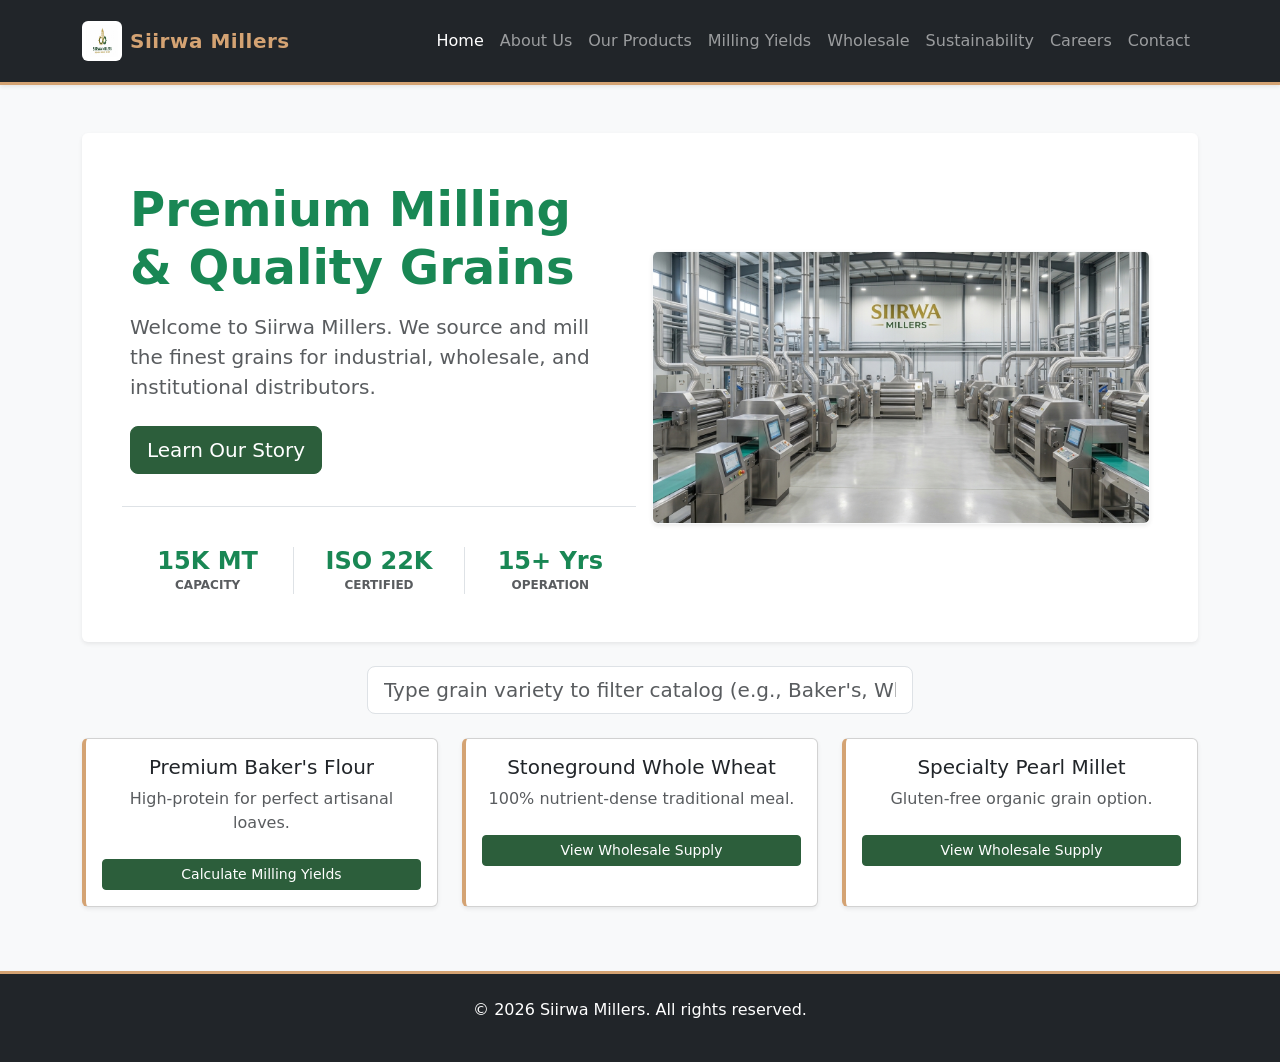
<file: index.html>
<!DOCTYPE html>
<html lang="en">
<head>
    <meta charset="UTF-8">
    <meta name="viewport" content="width=device-width, initial-scale=1.0">
    <title>Siirwa Millers - Home</title>
    <link href="https://cdn.jsdelivr.net/npm/bootstrap@5.3.0/dist/css/bootstrap.min.css" rel="stylesheet">
    <link href="style.css" rel="stylesheet">
</head>
<body class="bg-light">

    <nav class="navbar navbar-expand-lg navbar-dark bg-dark py-3 shadow-sm">
        <div class="container">
            <a class="navbar-brand d-flex align-items-center fw-bold" href="index.html">
                <img src="images/logo.png" alt="Siirwa Millers Logo" width="40" height="40" class="d-inline-block align-top me-2 rounded bg-white p-1">
                <span>Siirwa Millers</span>
            </a>
            <button class="navbar-toggler" type="button" data-bs-toggle="collapse" data-bs-target="#navbarNav">
                <span class="navbar-toggler-icon"></span>
            </button>
            <div class="collapse navbar-collapse" id="navbarNav">
               <ul class="navbar-nav ms-auto">
                    <li class="nav-item"><a class="nav-link active" href="index.html">Home</a></li>
                    <li class="nav-item"><a class="nav-link" href="About.html">About Us</a></li>
                    <li class="nav-item"><a class="nav-link" href="Products.html">Our Products</a></li>
                    <li class="nav-item"><a class="nav-link" href="Production.html">Milling Yields</a></li>
                    <li class="nav-item"><a class="nav-link" href="Wholesale.html">Wholesale</a></li>
                    <li class="nav-item"><a class="nav-link" href="Sustainability.html">Sustainability</a></li>
                    <li class="nav-item"><a class="nav-link" href="Careers.html">Careers</a></li>
                    <li class="nav-item"><a class="nav-link" href="Contact.html">Contact</a></li>
                </ul>
            </div>
        </div>
    </nav>

    <div class="container my-5">
        
        <div class="p-5 bg-white rounded shadow-sm mb-4">
            <div class="row align-items-center">
                <div class="col-lg-6 text-center text-lg-start">
                    <h1 class="display-5 fw-bold text-success">Premium Milling & Quality Grains</h1>
                    <p class="lead mt-3 text-muted">Welcome to Siirwa Millers. We source and mill the finest grains for industrial, wholesale, and institutional distributors.</p>
                    <a href="About.html" class="btn btn-success btn-lg mt-2 mb-4">Learn Our Story</a>
                    
                    <div class="row g-3 border-top pt-4 mt-2 text-center">
                        <div class="col-4">
                            <h4 class="fw-bold text-success mb-0">15K MT</h4>
                            <p class="text-muted small text-uppercase fw-semibold mb-0" style="font-size: 0.75rem;">Capacity</p>
                        </div>
                        <div class="col-4 border-start border-end">
                            <h4 class="fw-bold text-success mb-0">ISO 22K</h4>
                            <p class="text-muted small text-uppercase fw-semibold mb-0" style="font-size: 0.75rem;">Certified</p>
                        </div>
                        <div class="col-4">
                            <h4 class="fw-bold text-success mb-0">15+ Yrs</h4>
                            <p class="text-muted small text-uppercase fw-semibold mb-0" style="font-size: 0.75rem;">Operation</p>
                        </div>
                    </div>
                </div>

                <div class="col-lg-6 mt-4 mt-lg-0 text-center">
                    <img src="images/hero.png" alt="Siirwa Millers Industrial Plant Floor" class="img-fluid rounded shadow-sm border border-light">
                </div>
            </div>
        </div>

        <div class="row justify-content-center mb-4">
            <div class="col-md-6">
                <input type="text" id="grainSearch" class="form-control form-control-lg" placeholder="Type grain variety to filter catalog (e.g., Baker's, Wheat, Millet)...">
            </div>
        </div>

        <div class="row text-center" id="grainCatalog">
            <div class="col-md-4 mb-3 grain-card" data-name="bakers flour">
                <div class="card p-3 shadow-sm h-100 feature-card">
                    <h5>Premium Baker's Flour</h5>
                    <p class="text-muted">High-protein for perfect artisanal loaves.</p>
                    <a href="Production.html" class="btn btn-sm btn-success w-100 mt-2">Calculate Milling Yields</a>
                </div>
            </div>
            <div class="col-md-4 mb-3 grain-card" data-name="whole wheat">
                <div class="card p-3 shadow-sm h-100 feature-card">
                    <h5>Stoneground Whole Wheat</h5>
                    <p class="text-muted">100% nutrient-dense traditional meal.</p>
                    <a href="Wholesale.html" class="btn btn-sm btn-success w-100 mt-2">View Wholesale Supply</a>
                </div>
            </div>
            <div class="col-md-4 mb-3 grain-card" data-name="millet grain">
                <div class="card p-3 shadow-sm h-100 feature-card">
                    <h5>Specialty Pearl Millet</h5>
                    <p class="text-muted">Gluten-free organic grain option.</p>
                    <a href="Wholesale.html" class="btn btn-sm btn-success w-100 mt-2">View Wholesale Supply</a>
                </div>
            </div>
        </div>
    </div>

    <script>
        document.getElementById('grainSearch').addEventListener('keyup', function() {
            let filter = this.value.toLowerCase();
            let cards = document.querySelectorAll('.grain-card');
            
            cards.forEach(card => {
                let name = card.getAttribute('data-name');
                if (name.includes(filter)) {
                    card.style.display = "";
                } else {
                    card.style.display = "none";
                }
            });
        });
    </script>

    <footer class="text-center py-4 bg-dark text-white mt-5">
        <p>&copy; 2026 Siirwa Millers. All rights reserved.</p>
    </footer>

    <script src="https://cdn.jsdelivr.net/npm/bootstrap@5.3.0/dist/js/bootstrap.bundle.min.js"></script>
</body>
</html>
</file>
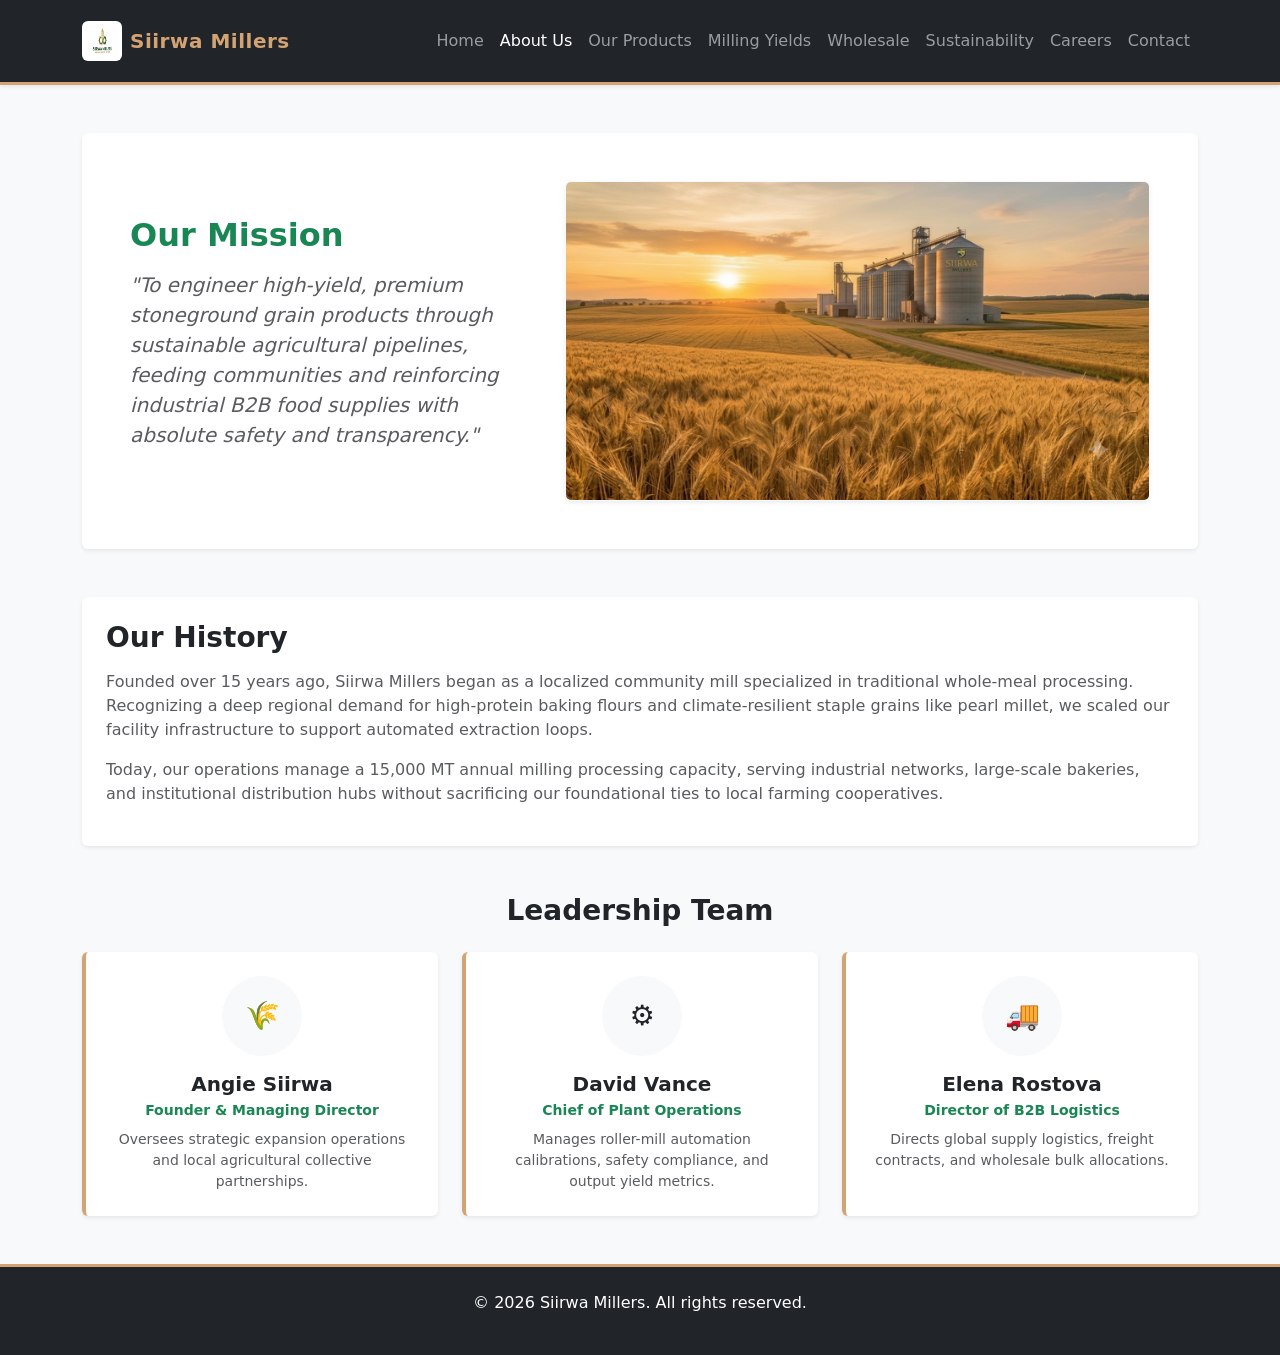
<file: About.html>
<!DOCTYPE html>
<html lang="en">
<head>
    <meta charset="UTF-8">
    <meta name="viewport" content="width=device-width, initial-scale=1.0">
    <title>Siirwa Millers - About Us</title>
    <link href="https://cdn.jsdelivr.net/npm/bootstrap@5.3.0/dist/css/bootstrap.min.css" rel="stylesheet">
    <link href="style.css" rel="stylesheet">
</head>
<body class="bg-light">

    <nav class="navbar navbar-expand-lg navbar-dark bg-dark py-3 shadow-sm">
        <div class="container">
            <a class="navbar-brand d-flex align-items-center fw-bold" href="index.html">
                <img src="images/logo.png" alt="Siirwa Millers Logo" width="40" height="40" class="d-inline-block align-top me-2 rounded bg-white p-1">
                <span>Siirwa Millers</span>
            </a>
            <button class="navbar-toggler" type="button" data-bs-toggle="collapse" data-bs-target="#navbarNav">
                <span class="navbar-toggler-icon"></span>
            </button>
            <div class="collapse navbar-collapse" id="navbarNav">
               <ul class="navbar-nav ms-auto">
                    <li class="nav-item"><a class="nav-link" href="index.html">Home</a></li>
                    <li class="nav-item"><a class="nav-link active" href="About.html">About Us</a></li>
                    <li class="nav-item"><a class="nav-link" href="Products.html">Our Products</a></li>
                    <li class="nav-item"><a class="nav-link" href="Production.html">Milling Yields</a></li>
                    <li class="nav-item"><a class="nav-link" href="Wholesale.html">Wholesale</a></li>
                    <li class="nav-item"><a class="nav-link" href="Sustainability.html">Sustainability</a></li>
                    <li class="nav-item"><a class="nav-link" href="Careers.html">Careers</a></li>
                    <li class="nav-item"><a class="nav-link" href="Contact.html">Contact</a></li>
                </ul>
            </div>
        </div>
    </nav>

    <div class="container my-5">
        
        <div class="p-5 bg-white rounded shadow-sm mb-5">
            <div class="row align-items-center">
                <div class="col-lg-5 text-center text-lg-start">
                    <h2 class="fw-bold text-success mb-3">Our Mission</h2>
                    <p class="lead text-muted fs-5 fst-italic">
                        "To engineer high-yield, premium stoneground grain products through sustainable agricultural pipelines, feeding communities and reinforcing industrial B2B food supplies with absolute safety and transparency."
                    </p>
                </div>
                
                <div class="col-lg-7 mt-4 mt-lg-0 text-center">
                    <img src="images/about_hero.png" alt="Siirwa Millers Sustainable Grain Supply Chain and Silos" class="img-fluid rounded shadow-sm border border-light">
                </div>
            </div>
        </div>

        <div class="card shadow-sm p-4 mb-5 bg-white border-0">
            <h3 class="fw-bold text-dark mb-3">Our History</h3>
            <p class="text-muted">
                Founded over 15 years ago, Siirwa Millers began as a localized community mill specialized in traditional whole-meal processing. Recognizing a deep regional demand for high-protein baking flours and climate-resilient staple grains like pearl millet, we scaled our facility infrastructure to support automated extraction loops.
            </p>
            <p class="text-muted">
                Today, our operations manage a 15,000 MT annual milling processing capacity, serving industrial networks, large-scale bakeries, and institutional distribution hubs without sacrificing our foundational ties to local farming cooperatives.
            </p>
        </div>

        <h3 class="fw-bold text-dark mb-4 text-center">Leadership Team</h3>
        <div class="row g-4">
            
            <div class="col-md-4">
                <div class="p-4 bg-white rounded shadow-sm text-center h-100 feature-card">
                    <div class="bg-light rounded-circle mx-auto mb-3 d-flex align-items-center justify-content-center" style="width: 80px; height: 80px;">
                        <span class="fs-3">🌾</span>
                    </div>
                    <h5 class="fw-bold text-dark mb-1">Angie Siirwa</h5>
                    <p class="text-success small fw-semibold mb-2">Founder & Managing Director</p>
                    <p class="text-muted small mb-0">Oversees strategic expansion operations and local agricultural collective partnerships.</p>
                </div>
            </div>

            <div class="col-md-4">
                <div class="p-4 bg-white rounded shadow-sm text-center h-100 feature-card">
                    <div class="bg-light rounded-circle mx-auto mb-3 d-flex align-items-center justify-content-center" style="width: 80px; height: 80px;">
                        <span class="fs-3">⚙️</span>
                    </div>
                    <h5 class="fw-bold text-dark mb-1">David Vance</h5>
                    <p class="text-success small fw-semibold mb-2">Chief of Plant Operations</p>
                    <p class="text-muted small mb-0">Manages roller-mill automation calibrations, safety compliance, and output yield metrics.</p>
                </div>
            </div>

            <div class="col-md-4">
                <div class="p-4 bg-white rounded shadow-sm text-center h-100 feature-card">
                    <div class="bg-light rounded-circle mx-auto mb-3 d-flex align-items-center justify-content-center" style="width: 80px; height: 80px;">
                        <span class="fs-3">🚚</span>
                    </div>
                    <h5 class="fw-bold text-dark mb-1">Elena Rostova</h5>
                    <p class="text-success small fw-semibold mb-2">Director of B2B Logistics</p>
                    <p class="text-muted small mb-0">Directs global supply logistics, freight contracts, and wholesale bulk allocations.</p>
                </div>
            </div>

        </div>
    </div>

    <footer class="text-center py-4 bg-dark text-white mt-5">
        <p>&copy; 2026 Siirwa Millers. All rights reserved.</p>
    </footer>

    <script src="https://cdn.jsdelivr.net/npm/bootstrap@5.3.0/dist/js/bootstrap.bundle.min.js"></script>
</body>
</html>
</file>
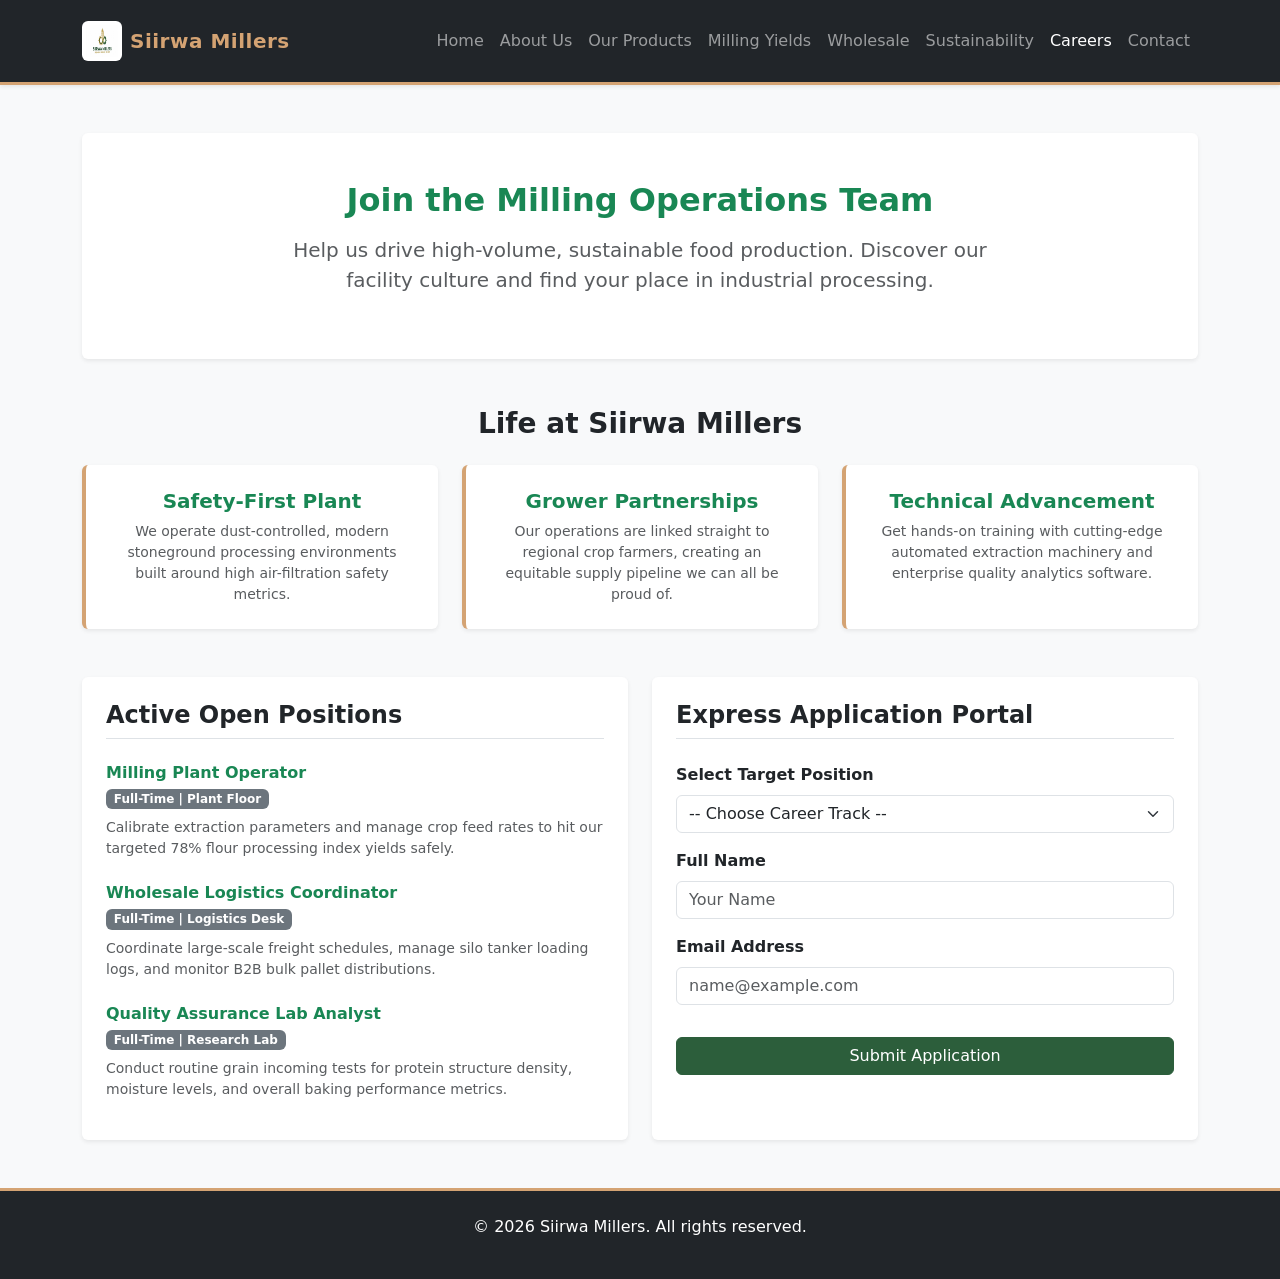
<file: Careers.html>
<!DOCTYPE html>
<html lang="en">
<head>
    <meta charset="UTF-8">
    <meta name="viewport" content="width=device-width, initial-scale=1.0">
    <title>Siirwa Millers - Careers</title>
    <link href="https://cdn.jsdelivr.net/npm/bootstrap@5.3.0/dist/css/bootstrap.min.css" rel="stylesheet">
    <link href="style.css" rel="stylesheet">
</head>
<body class="bg-light">

    <nav class="navbar navbar-expand-lg navbar-dark bg-dark py-3 shadow-sm">
        <div class="container">
            <a class="navbar-brand d-flex align-items-center fw-bold" href="index.html">
                <img src="images/logo.png" alt="Siirwa Millers Logo" width="40" height="40" class="d-inline-block align-top me-2 rounded bg-white p-1">
                <span>Siirwa Millers</span>
            </a>
            <button class="navbar-toggler" type="button" data-bs-toggle="collapse" data-bs-target="#navbarNav">
                <span class="navbar-toggler-icon"></span>
            </button>
            <div class="collapse navbar-collapse" id="navbarNav">
               <ul class="navbar-nav ms-auto">
                    <li class="nav-item"><a class="nav-link" href="index.html">Home</a></li>
                    <li class="nav-item"><a class="nav-link" href="About.html">About Us</a></li>
                    <li class="nav-item"><a class="nav-link" href="Products.html">Our Products</a></li>
                    <li class="nav-item"><a class="nav-link" href="Production.html">Milling Yields</a></li>
                    <li class="nav-item"><a class="nav-link" href="Wholesale.html">Wholesale</a></li>
                    <li class="nav-item"><a class="nav-link" href="Sustainability.html">Sustainability</a></li>
                    <li class="nav-item"><a class="nav-link active" href="Careers.html">Careers</a></li>
                    <li class="nav-item"><a class="nav-link" href="Contact.html">Contact</a></li>
                </ul>
            </div>
        </div>
    </nav>

    <div class="container my-5">
        <div class="p-5 bg-white rounded shadow-sm text-center mb-5">
            <h2 class="fw-bold text-success mb-3">Join the Milling Operations Team</h2>
            <p class="lead text-muted mx-auto" style="max-width: 750px;">
                Help us drive high-volume, sustainable food production. Discover our facility culture and find your place in industrial processing.
            </p>
        </div>

        <h3 class="fw-bold text-dark mb-4 text-center">Life at Siirwa Millers</h3>
        <div class="row g-4 mb-5">
            <div class="col-md-4">
                <div class="p-4 bg-white rounded shadow-sm h-100 feature-card text-center">
                    <h5 class="fw-bold text-success">Safety-First Plant</h5>
                    <p class="text-muted small mb-0">We operate dust-controlled, modern stoneground processing environments built around high air-filtration safety metrics.</p>
                </div>
            </div>
            <div class="col-md-4">
                <div class="p-4 bg-white rounded shadow-sm h-100 feature-card text-center">
                    <h5 class="fw-bold text-success">Grower Partnerships</h5>
                    <p class="text-muted small mb-0">Our operations are linked straight to regional crop farmers, creating an equitable supply pipeline we can all be proud of.</p>
                </div>
            </div>
            <div class="col-md-4">
                <div class="p-4 bg-white rounded shadow-sm h-100 feature-card text-center">
                    <h5 class="fw-bold text-success">Technical Advancement</h5>
                    <p class="text-muted small mb-0">Get hands-on training with cutting-edge automated extraction machinery and enterprise quality analytics software.</p>
                </div>
            </div>
        </div>

        <div class="row g-4">
            <div class="col-md-6">
                <div class="p-4 bg-white rounded shadow-sm h-100">
                    <h4 class="fw-bold text-dark mb-4 border-bottom pb-2">Active Open Positions</h4>
                    
                    <div class="mb-4">
                        <h6 class="fw-bold text-success mb-1">Milling Plant Operator</h6>
                        <span class="badge bg-secondary mb-2">Full-Time | Plant Floor</span>
                        <p class="text-muted small">Calibrate extraction parameters and manage crop feed rates to hit our targeted 78% flour processing index yields safely.</p>
                    </div>

                    <div class="mb-4">
                        <h6 class="fw-bold text-success mb-1">Wholesale Logistics Coordinator</h6>
                        <span class="badge bg-secondary mb-2">Full-Time | Logistics Desk</span>
                        <p class="text-muted small">Coordinate large-scale freight schedules, manage silo tanker loading logs, and monitor B2B bulk pallet distributions.</p>
                    </div>

                    <div class="mb-2">
                        <h6 class="fw-bold text-success mb-1">Quality Assurance Lab Analyst</h6>
                        <span class="badge bg-secondary mb-2">Full-Time | Research Lab</span>
                        <p class="text-muted small">Conduct routine grain incoming tests for protein structure density, moisture levels, and overall baking performance metrics.</p>
                    </div>
                </div>
            </div>

            <div class="col-md-6">
                <div class="p-4 bg-white rounded shadow-sm h-100">
                    <h4 class="fw-bold text-dark mb-4 border-bottom pb-2">Express Application Portal</h4>
                    
                    <div id="jobAlert" class="mb-3"></div>

                    <form id="jobForm">
                        <div class="mb-3">
                            <label class="form-label fw-semibold">Select Target Position</label>
                            <select id="jobRole" class="form-select">
                                <option value="">-- Choose Career Track --</option>
                                <option value="Plant Operator">Milling Plant Operator</option>
                                <option value="Logistics Coordinator">Wholesale Logistics Coordinator</option>
                                <option value="Lab Analyst">Quality Assurance Lab Analyst</option>
                            </select>
                        </div>
                        <div class="mb-3">
                            <label class="form-label fw-semibold">Full Name</label>
                            <input type="text" id="jobName" class="form-control" placeholder="Your Name">
                        </div>
                        <div class="mb-3">
                            <label class="form-label fw-semibold">Email Address</label>
                            <input type="email" id="jobEmail" class="form-control" placeholder="name@example.com">
                        </div>
                        <button type="submit" class="btn btn-success w-100 mt-3">Submit Application</button>
                    </form>
                </div>
            </div>
        </div>
    </div>

    <footer class="text-center py-4 bg-dark text-white mt-5">
        <p>&copy; 2026 Siirwa Millers. All rights reserved.</p>
    </footer>

    <script>
        document.getElementById('jobForm').addEventListener('submit', function(event) {
            event.preventDefault();

            let role = document.getElementById('jobRole').value;
            let name = document.getElementById('jobName').value.trim();
            let email = document.getElementById('jobEmail').value.trim();
            let alertBox = document.getElementById('jobAlert');

            if (role === "" || name === "" || email === "") {
                alertBox.innerHTML = '<div class="alert alert-danger fw-medium small py-2">Please fill out all fields completely before submitting your application.</div>';
            } else {
                alertBox.innerHTML = `<div class="alert alert-success fw-medium small py-2">Success! Application logged for the <strong>${role}</strong> position. Our HR desk will follow up at <strong>${email}</strong>.</div>`;
                document.getElementById('jobForm').reset();
            }
        });
    </script>
</body>
</html>
</file>
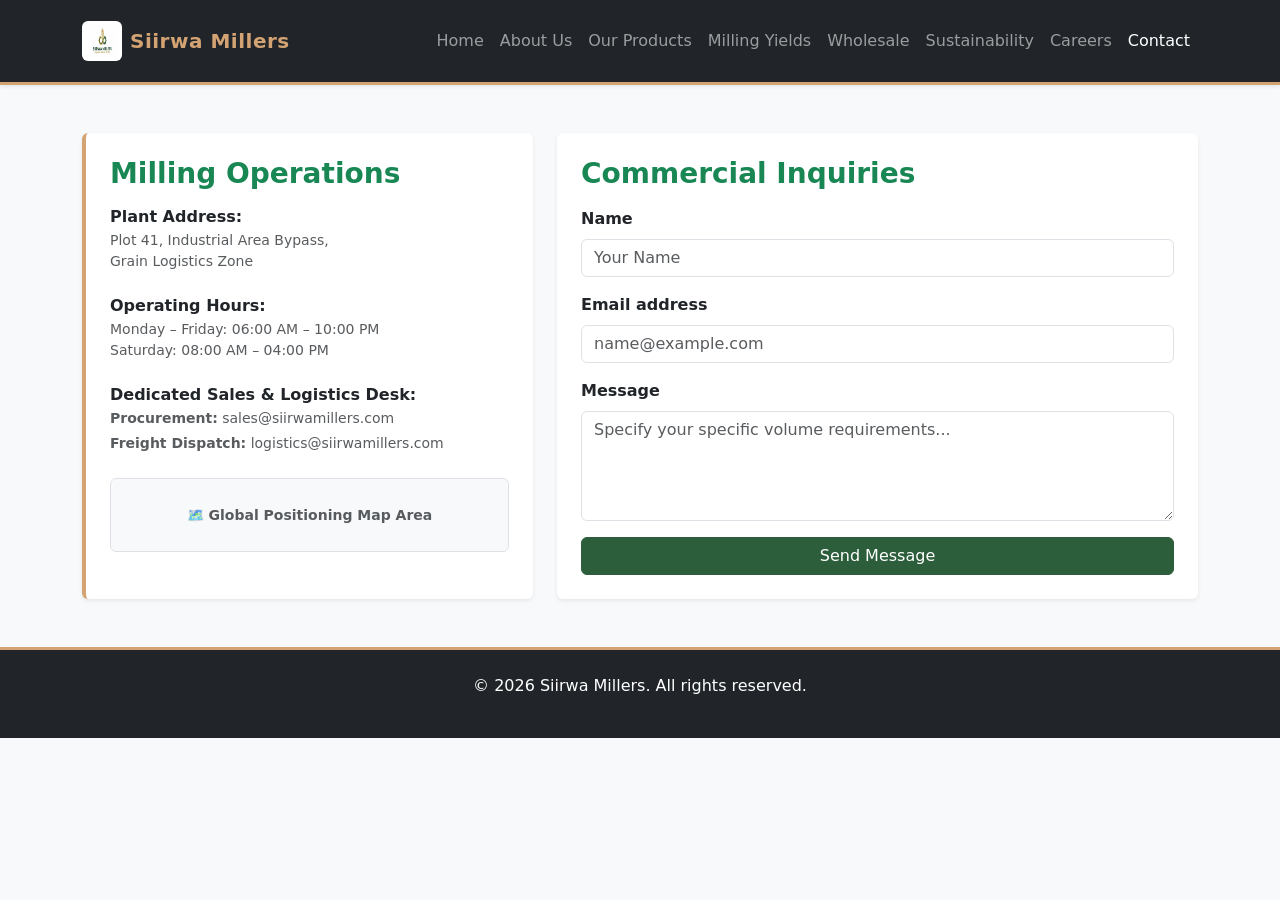
<file: Contact.html>
<!DOCTYPE html>
<html lang="en">
<head>
    <meta charset="UTF-8">
    <meta name="viewport" content="width=device-width, initial-scale=1.0">
    <title>Siirwa Millers - Contact</title>
    <link href="https://cdn.jsdelivr.net/npm/bootstrap@5.3.0/dist/css/bootstrap.min.css" rel="stylesheet">
    <link href="style.css" rel="stylesheet">
</head>
<body class="bg-light">

    <nav class="navbar navbar-expand-lg navbar-dark bg-dark py-3 shadow-sm">
        <div class="container">
            <a class="navbar-brand d-flex align-items-center fw-bold" href="index.html">
                <img src="images/logo.png" alt="Siirwa Millers Logo" width="40" height="40" class="d-inline-block align-top me-2 rounded bg-white p-1">
                <span>Siirwa Millers</span>
            </a>
            <button class="navbar-toggler" type="button" data-bs-toggle="collapse" data-bs-target="#navbarNav">
                <span class="navbar-toggler-icon"></span>
            </button>
            <div class="collapse navbar-collapse" id="navbarNav">
               <ul class="navbar-nav ms-auto">
                    <li class="nav-item"><a class="nav-link" href="index.html">Home</a></li>
                    <li class="nav-item"><a class="nav-link" href="About.html">About Us</a></li>
                    <li class="nav-item"><a class="nav-link" href="Products.html">Our Products</a></li>
                    <li class="nav-item"><a class="nav-link" href="Production.html">Milling Yields</a></li>
                    <li class="nav-item"><a class="nav-link" href="Wholesale.html">Wholesale</a></li>
                    <li class="nav-item"><a class="nav-link" href="Sustainability.html">Sustainability</a></li>
                    <li class="nav-item"><a class="nav-link" href="Careers.html">Careers</a></li>
                    <li class="nav-item"><a class="nav-link active" href="Contact.html">Contact</a></li>
                </ul>
            </div>
        </div>
    </nav>

    <div class="container my-5">
        <div class="row g-4">
            
            <div class="col-md-5">
                <div class="p-4 bg-white rounded shadow-sm h-100 feature-card">
                    <h3 class="fw-bold text-success mb-3">Milling Operations</h3>
                    
                    <div class="mb-4">
                        <h6 class="fw-bold text-dark mb-1">Plant Address:</h6>
                        <p class="text-muted small mb-0">Plot 41, Industrial Area Bypass,<br>Grain Logistics Zone</p>
                    </div>

                    <div class="mb-4">
                        <h6 class="fw-bold text-dark mb-1">Operating Hours:</h6>
                        <p class="text-muted small mb-0">Monday – Friday: 06:00 AM – 10:00 PM<br>Saturday: 08:00 AM – 04:00 PM</p>
                    </div>

                    <div class="mb-4">
                        <h6 class="fw-bold text-dark mb-1">Dedicated Sales & Logistics Desk:</h6>
                        <p class="text-muted small mb-1"><strong>Procurement:</strong> sales@siirwamillers.com</p>
                        <p class="text-muted small mb-0"><strong>Freight Dispatch:</strong> logistics@siirwamillers.com</p>
                    </div>

                    <div class="bg-light text-center py-4 rounded border">
                        <span class="text-muted small fw-semibold">🗺️ Global Positioning Map Area</span>
                    </div>
                </div>
            </div>

            <div class="col-md-7">
                <div class="p-4 bg-white rounded shadow-sm h-100">
                    <h3 class="fw-bold text-success mb-3">Commercial Inquiries</h3>
                    
                    <div id="feedbackAlert" class="mb-3"></div>

                    <form id="contactForm">
                        <div class="mb-3">
                            <label class="form-label fw-semibold">Name</label>
                            <input type="text" id="userName" class="form-control" placeholder="Your Name">
                        </div>
                        <div class="mb-3">
                            <label class="form-label fw-semibold">Email address</label>
                            <input type="email" id="userEmail" class="form-control" placeholder="name@example.com">
                        </div>
                        <div class="mb-3">
                            <label class="form-label fw-semibold">Message</label>
                            <textarea id="userMessage" class="form-control" rows="4" placeholder="Specify your specific volume requirements..."></textarea>
                        </div>
                        <button type="submit" class="btn btn-success w-100">Send Message</button>
                    </form>
                </div>
            </div>

        </div>
    </div>

    <footer class="text-center py-4 bg-dark text-white mt-5">
        <p>&copy; 2026 Siirwa Millers. All rights reserved.</p>
    </footer>

    <script>
        document.getElementById('contactForm').addEventListener('submit', function(event) {
            event.preventDefault();

            let nameValue = document.getElementById('userName').value.trim();
            let emailValue = document.getElementById('userEmail').value.trim();
            let messageValue = document.getElementById('userMessage').value.trim();
            let alertContainer = document.getElementById('feedbackAlert');

            if (nameValue === "" || emailValue === "" || messageValue === "") {
                alertContainer.innerHTML = '<div class="alert alert-danger fw-medium small py-2">Please fill out all fields before submitting your inquiry.</div>';
            } else {
                alertContainer.innerHTML = '<div class="alert alert-success fw-medium small py-2">Thank you! Your message was sent successfully.</div>';
                document.getElementById('contactForm').reset();
            }
        });
    </script>
</body>
</html>
</file>
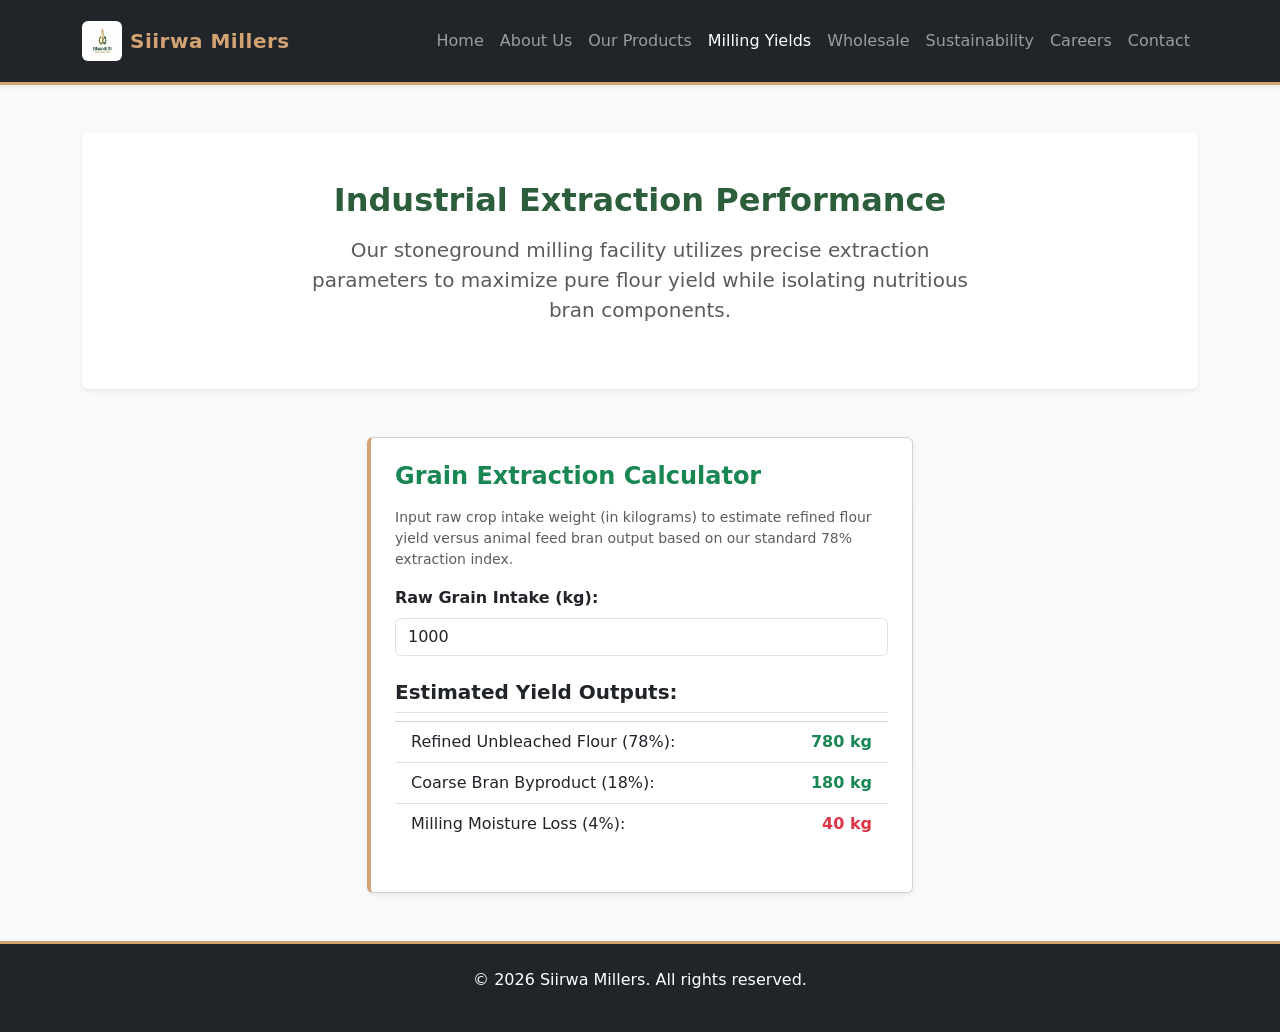
<file: Production.html>
<!DOCTYPE html>
<html lang="en">
<head>
    <meta charset="UTF-8">
    <meta name="viewport" content="width=device-width, initial-scale=1.0">
    <title>Siirwa Millers - Production</title>
    <link href="https://cdn.jsdelivr.net/npm/bootstrap@5.3.0/dist/css/bootstrap.min.css" rel="stylesheet">
    <link href="style.css" rel="stylesheet">
</head>
<body class="bg-light">

    <nav class="navbar navbar-expand-lg navbar-dark bg-dark py-3 shadow-sm">
        <div class="container">
            <a class="navbar-brand d-flex align-items-center fw-bold" href="index.html">
                <img src="images/logo.png" alt="Siirwa Millers Logo" width="40" height="40" class="d-inline-block align-top me-2 rounded bg-white p-1">
                <span>Siirwa Millers</span>
            </a>
            <button class="navbar-toggler" type="button" data-bs-toggle="collapse" data-bs-target="#navbarNav">
                <span class="navbar-toggler-icon"></span>
            </button>
            <div class="collapse navbar-collapse" id="navbarNav">
               <ul class="navbar-nav ms-auto">
                    <li class="nav-item"><a class="nav-link" href="index.html">Home</a></li>
                    <li class="nav-item"><a class="nav-link" href="About.html">About Us</a></li>
                    <li class="nav-item"><a class="nav-link" href="Products.html">Our Products</a></li>
                    <li class="nav-item"><a class="nav-link active" href="Production.html">Milling Yields</a></li>
                    <li class="nav-item"><a class="nav-link" href="Wholesale.html">Wholesale</a></li>
                    <li class="nav-item"><a class="nav-link" href="Sustainability.html">Sustainability</a></li>
                    <li class="nav-item"><a class="nav-link" href="Careers.html">Careers</a></li>
                    <li class="nav-item"><a class="nav-link" href="Contact.html">Contact</a></li>
                </ul>
            </div>
        </div>
    </nav>

    <div class="container my-5">
        <div class="p-5 bg-white rounded shadow-sm text-center mb-5">
            <h2 class="fw-bold mb-3">Industrial Extraction Performance</h2>
            <p class="lead text-muted mx-auto" style="max-width: 700px;">
                Our stoneground milling facility utilizes precise extraction parameters to maximize pure flour yield while isolating nutritious bran components.
            </p>
        </div>

        <div class="row justify-content-center">
            <div class="col-md-6">
                <div class="card shadow-sm p-4 feature-card">
                    <h4 class="fw-bold text-success mb-3">Grain Extraction Calculator</h4>
                    <p class="text-muted small">Input raw crop intake weight (in kilograms) to estimate refined flour yield versus animal feed bran output based on our standard 78% extraction index.</p>
                    
                    <div class="mb-4">
                        <label class="form-label fw-semibold">Raw Grain Intake (kg):</label>
                        <input type="number" id="grainInput" class="form-control" value="1000" min="100" step="100">
                    </div>

                    <h5 class="fw-bold text-dark border-bottom pb-2">Estimated Yield Outputs:</h5>
                    <ul class="list-group list-group-flush mb-4">
                        <li class="list-group-item d-flex justify-content-between align-items-center">
                            Refined Unbleached Flour (78%): <span id="flourYield" class="fw-bold text-success">780 kg</span>
                        </li>
                        <li class="list-group-item d-flex justify-content-between align-items-center">
                            Coarse Bran Byproduct (18%): <span id="branYield" class="fw-bold text-success">180 kg</span>
                        </li>
                        <li class="list-group-item d-flex justify-content-between align-items-center">
                            Milling Moisture Loss (4%): <span id="lossYield" class="fw-bold text-danger">40 kg</span>
                        </li>
                    </ul>
                </div>
            </div>
        </div>
    </div>

    <footer class="text-center py-4 bg-dark text-white mt-5">
        <p>&copy; 2026 Siirwa Millers. All rights reserved.</p>
    </footer>

    <script>
        document.getElementById('grainInput').addEventListener('input', function() {
            let rawWeight = parseFloat(this.value);
            
            if (isNaN(rawWeight) || rawWeight < 0) {
                rawWeight = 0;
            }

            // Industrial milling breakdown metrics
            let flourRatio = 0.78;
            let branRatio = 0.18;
            let lossRatio = 0.04;

            // Update output targets dynamically
            document.getElementById('flourYield').innerText = (rawWeight * flourRatio).toFixed(1) + ' kg';
            document.getElementById('branYield').innerText = (rawWeight * branRatio).toFixed(1) + ' kg';
            document.getElementById('lossYield').innerText = (rawWeight * lossRatio).toFixed(1) + ' kg';
        });
    </script>
</body>
</html>
</file>
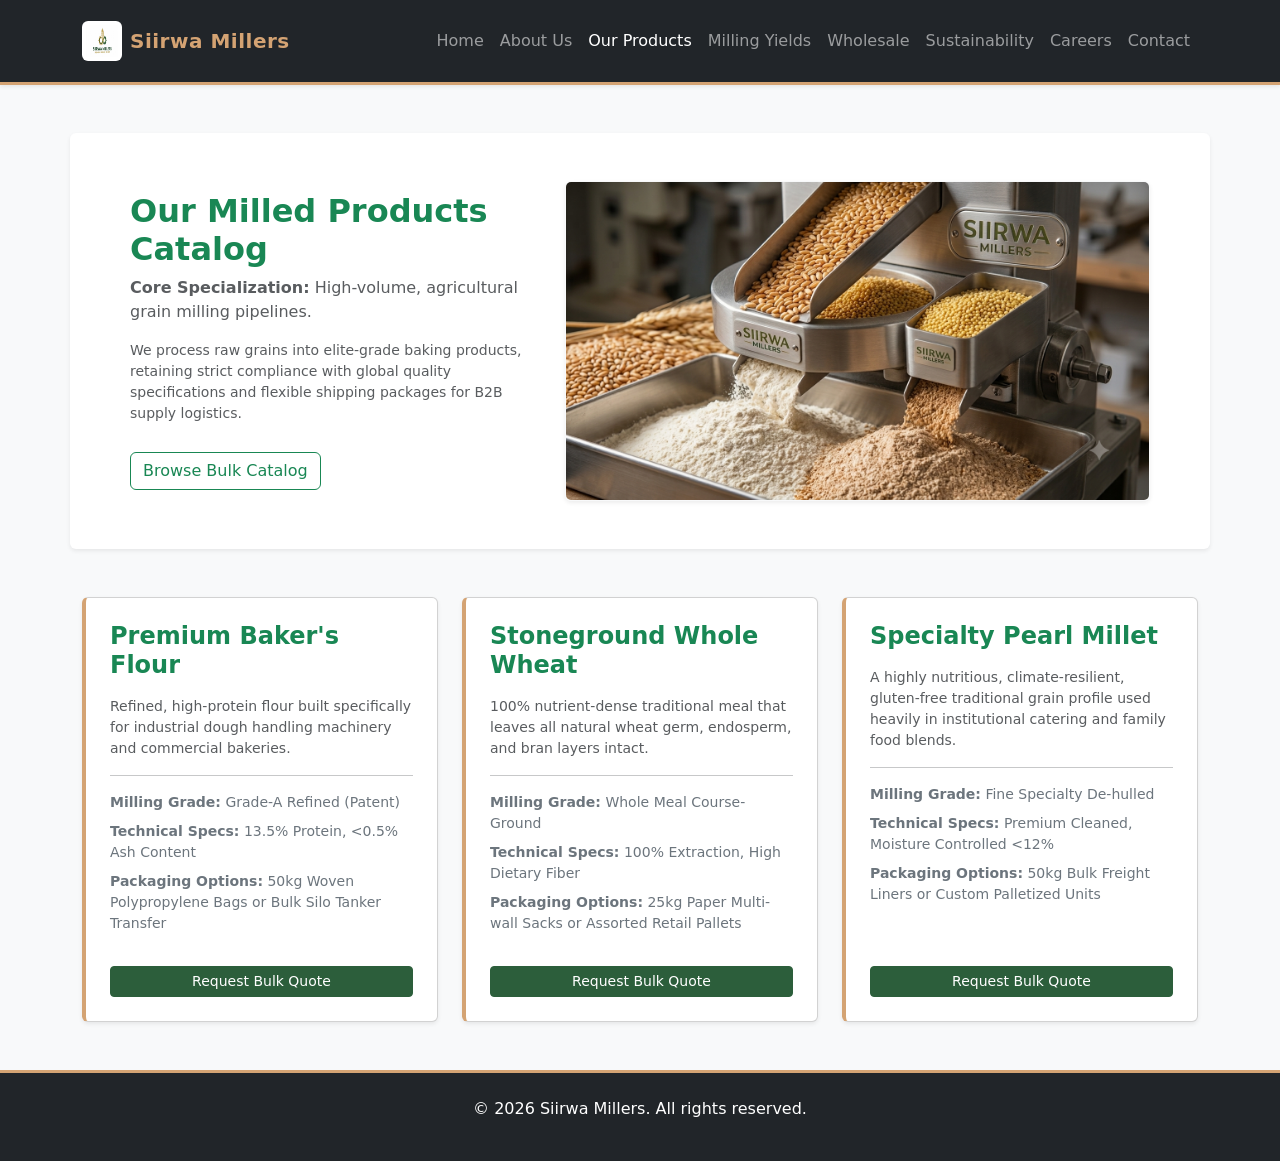
<file: Products.html>
<!DOCTYPE html>
<html lang="en">
<head>
    <meta charset="UTF-8">
    <meta name="viewport" content="width=device-width, initial-scale=1.0">
    <title>Siirwa Millers - Products</title>
    <link href="https://cdn.jsdelivr.net/npm/bootstrap@5.3.0/dist/css/bootstrap.min.css" rel="stylesheet">
    <link href="style.css" rel="stylesheet">
</head>
<body class="bg-light">

    <nav class="navbar navbar-expand-lg navbar-dark bg-dark py-3 shadow-sm">
        <div class="container">
            <a class="navbar-brand d-flex align-items-center fw-bold" href="index.html">
                <img src="images/logo.png" alt="Siirwa Millers Logo" width="40" height="40" class="d-inline-block align-top me-2 rounded bg-white p-1">
                <span>Siirwa Millers</span>
            </a>
            <button class="navbar-toggler" type="button" data-bs-toggle="collapse" data-bs-target="#navbarNav">
                <span class="navbar-toggler-icon"></span>
            </button>
            <div class="collapse navbar-collapse" id="navbarNav">
               <ul class="navbar-nav ms-auto">
                    <li class="nav-item"><a class="nav-link" href="index.html">Home</a></li>
                    <li class="nav-item"><a class="nav-link" href="About.html">About Us</a></li>
                    <li class="nav-item"><a class="nav-link active" href="Products.html">Our Products</a></li>
                    <li class="nav-item"><a class="nav-link" href="Production.html">Milling Yields</a></li>
                    <li class="nav-item"><a class="nav-link" href="Wholesale.html">Wholesale</a></li>
                    <li class="nav-item"><a class="nav-link" href="Sustainability.html">Sustainability</a></li>
                    <li class="nav-item"><a class="nav-link" href="Careers.html">Careers</a></li>
                    <li class="nav-item"><a class="nav-link" href="Contact.html">Contact</a></li>
                </ul>
            </div>
        </div>
    </nav>

    <div class="container my-5">
        
        <div class="row align-items-center bg-white rounded shadow-sm p-5 mb-5">
            <div class="col-lg-5 text-center text-lg-start">
                <h2 class="fw-bold text-success mb-2">Our Milled Products Catalog</h2>
                <p class="text-muted mb-3"><strong>Core Specialization:</strong> High-volume, agricultural grain milling pipelines.</p>
                <p class="text-muted small mb-4">
                    We process raw grains into elite-grade baking products, retaining strict compliance with global quality specifications and flexible shipping packages for B2B supply logistics.
                </p>
                <a href="#catalog-start" class="btn btn-outline-success mt-1 mb-4 mb-lg-0">Browse Bulk Catalog</a>
            </div>
            
            <div class="col-lg-7 text-center">
                <img src="images/products_hero.png" alt="Siirwa Millers Premium Flour and Grain Production" class="img-fluid rounded shadow-sm border border-light">
            </div>
        </div>

        <div id="catalog-start" class="row g-4">
            
            <div class="col-md-4">
                <div class="card p-4 shadow-sm h-100 feature-card d-flex flex-column justify-content-between">
                    <div>
                        <h4 class="fw-bold text-success mb-3">Premium Baker's Flour</h4>
                        <p class="text-muted small">Refined, high-protein flour built specifically for industrial dough handling machinery and commercial bakeries.</p>
                        <hr>
                        <ul class="list-unstyled small text-secondary">
                            <li class="mb-2"><strong>Milling Grade:</strong> Grade-A Refined (Patent)</li>
                            <li class="mb-2"><strong>Technical Specs:</strong> 13.5% Protein, &lt;0.5% Ash Content</li>
                            <li class="mb-2"><strong>Packaging Options:</strong> 50kg Woven Polypropylene Bags or Bulk Silo Tanker Transfer</li>
                        </ul>
                    </div>
                    <div class="mt-3">
                        <a href="Wholesale.html" class="btn btn-sm btn-success w-100">Request Bulk Quote</a>
                    </div>
                </div>
            </div>

            <div class="col-md-4">
                <div class="card p-4 shadow-sm h-100 feature-card d-flex flex-column justify-content-between">
                    <div>
                        <h4 class="fw-bold text-success mb-3">Stoneground Whole Wheat</h4>
                        <p class="text-muted small">100% nutrient-dense traditional meal that leaves all natural wheat germ, endosperm, and bran layers intact.</p>
                        <hr>
                        <ul class="list-unstyled small text-secondary">
                            <li class="mb-2"><strong>Milling Grade:</strong> Whole Meal Course-Ground</li>
                            <li class="mb-2"><strong>Technical Specs:</strong> 100% Extraction, High Dietary Fiber</li>
                            <li class="mb-2"><strong>Packaging Options:</strong> 25kg Paper Multi-wall Sacks or Assorted Retail Pallets</li>
                        </ul>
                    </div>
                    <div class="mt-3">
                        <a href="Wholesale.html" class="btn btn-sm btn-success w-100">Request Bulk Quote</a>
                    </div>
                </div>
            </div>

            <div class="col-md-4">
                <div class="card p-4 shadow-sm h-100 feature-card d-flex flex-column justify-content-between">
                    <div>
                        <h4 class="fw-bold text-success mb-3">Specialty Pearl Millet</h4>
                        <p class="text-muted small">A highly nutritious, climate-resilient, gluten-free traditional grain profile used heavily in institutional catering and family food blends.</p>
                        <hr>
                        <ul class="list-unstyled small text-secondary">
                            <li class="mb-2"><strong>Milling Grade:</strong> Fine Specialty De-hulled</li>
                            <li class="mb-2"><strong>Technical Specs:</strong> Premium Cleaned, Moisture Controlled &lt;12%</li>
                            <li class="mb-2"><strong>Packaging Options:</strong> 50kg Bulk Freight Liners or Custom Palletized Units</li>
                        </ul>
                    </div>
                    <div class="mt-3">
                        <a href="Wholesale.html" class="btn btn-sm btn-success w-100">Request Bulk Quote</a>
                    </div>
                </div>
            </div>

        </div>
    </div>

    <footer class="text-center py-4 bg-dark text-white mt-5">
        <p>&copy; 2026 Siirwa Millers. All rights reserved.</p>
    </footer>

    <script src="https://cdn.jsdelivr.net/npm/bootstrap@5.3.0/dist/js/bootstrap.bundle.min.js"></script>
</body>
</html>
</file>
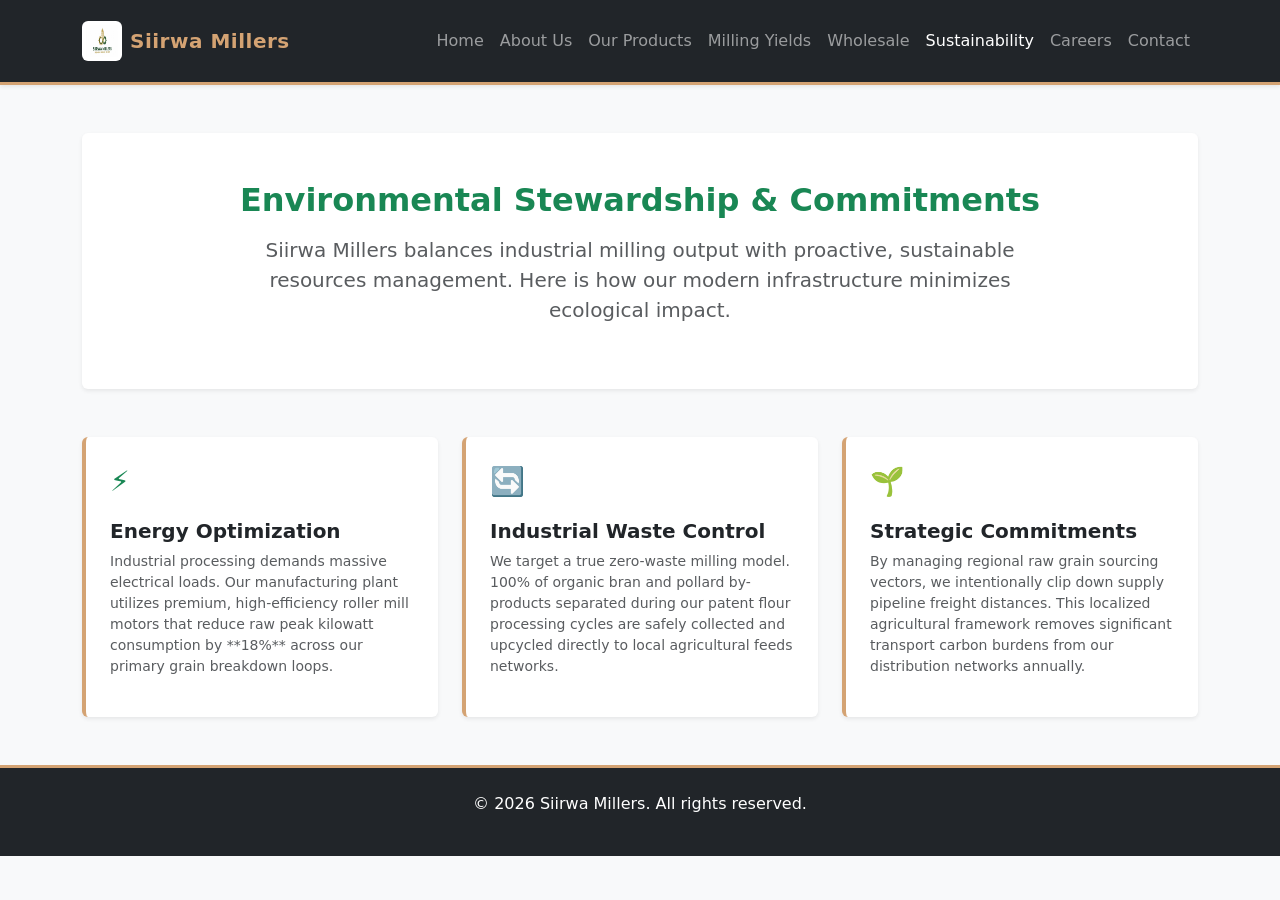
<file: Sustainability.html>
<!DOCTYPE html>
<html lang="en">
<head>
    <meta charset="UTF-8">
    <meta name="viewport" content="width=device-width, initial-scale=1.0">
    <title>Siirwa Millers - Sustainability</title>
    <link href="https://cdn.jsdelivr.net/npm/bootstrap@5.3.0/dist/css/bootstrap.min.css" rel="stylesheet">
    <link href="style.css" rel="stylesheet">
</head>
<body class="bg-light">

    <nav class="navbar navbar-expand-lg navbar-dark bg-dark py-3 shadow-sm">
        <div class="container">
            <a class="navbar-brand d-flex align-items-center fw-bold" href="index.html">
                <img src="images/logo.png" alt="Siirwa Millers Logo" width="40" height="40" class="d-inline-block align-top me-2 rounded bg-white p-1">
                <span>Siirwa Millers</span>
            </a>
            <button class="navbar-toggler" type="button" data-bs-toggle="collapse" data-bs-target="#navbarNav">
                <span class="navbar-toggler-icon"></span>
            </button>
            <div class="collapse navbar-collapse" id="navbarNav">
               <ul class="navbar-nav ms-auto">
                    <li class="nav-item"><a class="nav-link" href="index.html">Home</a></li>
                    <li class="nav-item"><a class="nav-link" href="About.html">About Us</a></li>
                    <li class="nav-item"><a class="nav-link" href="Products.html">Our Products</a></li>
                    <li class="nav-item"><a class="nav-link" href="Production.html">Milling Yields</a></li>
                    <li class="nav-item"><a class="nav-link" href="Wholesale.html">Wholesale</a></li>
                    <li class="nav-item"><a class="nav-link active" href="Sustainability.html">Sustainability</a></li>
                    <li class="nav-item"><a class="nav-link" href="Careers.html">Careers</a></li>
                    <li class="nav-item"><a class="nav-link" href="Contact.html">Contact</a></li>
                </ul>
            </div>
        </div>
    </nav>

    <div class="container my-5">
        <div class="p-5 bg-white rounded shadow-sm text-center mb-5">
            <h2 class="fw-bold text-success mb-3">Environmental Stewardship & Commitments</h2>
            <p class="lead text-muted mx-auto" style="max-width: 750px;">
                Siirwa Millers balances industrial milling output with proactive, sustainable resources management. Here is how our modern infrastructure minimizes ecological impact.
            </p>
        </div>

        <div class="row g-4">
            
            <div class="col-md-4">
                <div class="p-4 bg-white rounded shadow-sm h-100 feature-card">
                    <div class="text-success mb-3 fs-3">⚡</div>
                    <h5 class="fw-bold text-dark">Energy Optimization</h5>
                    <p class="text-muted small">
                        Industrial processing demands massive electrical loads. Our manufacturing plant utilizes premium, high-efficiency roller mill motors that reduce raw peak kilowatt consumption by **18%** across our primary grain breakdown loops.
                    </p>
                </div>
            </div>

            <div class="col-md-4">
                <div class="p-4 bg-white rounded shadow-sm h-100 feature-card">
                    <div class="text-success mb-3 fs-3">🔄</div>
                    <h5 class="fw-bold text-dark">Industrial Waste Control</h5>
                    <p class="text-muted small">
                        We target a true zero-waste milling model. 100% of organic bran and pollard by-products separated during our patent flour processing cycles are safely collected and upcycled directly to local agricultural feeds networks.
                    </p>
                </div>
            </div>

            <div class="col-md-4">
                <div class="p-4 bg-white rounded shadow-sm h-100 feature-card">
                    <div class="text-success mb-3 fs-3">🌱</div>
                    <h5 class="fw-bold text-dark">Strategic Commitments</h5>
                    <p class="text-muted small">
                        By managing regional raw grain sourcing vectors, we intentionally clip down supply pipeline freight distances. This localized agricultural framework removes significant transport carbon burdens from our distribution networks annually.
                    </p>
                </div>
            </div>

        </div>
    </div>

    <footer class="text-center py-4 bg-dark text-white mt-5">
        <p>&copy; 2026 Siirwa Millers. All rights reserved.</p>
    </footer>

</body>
</html>
</file>
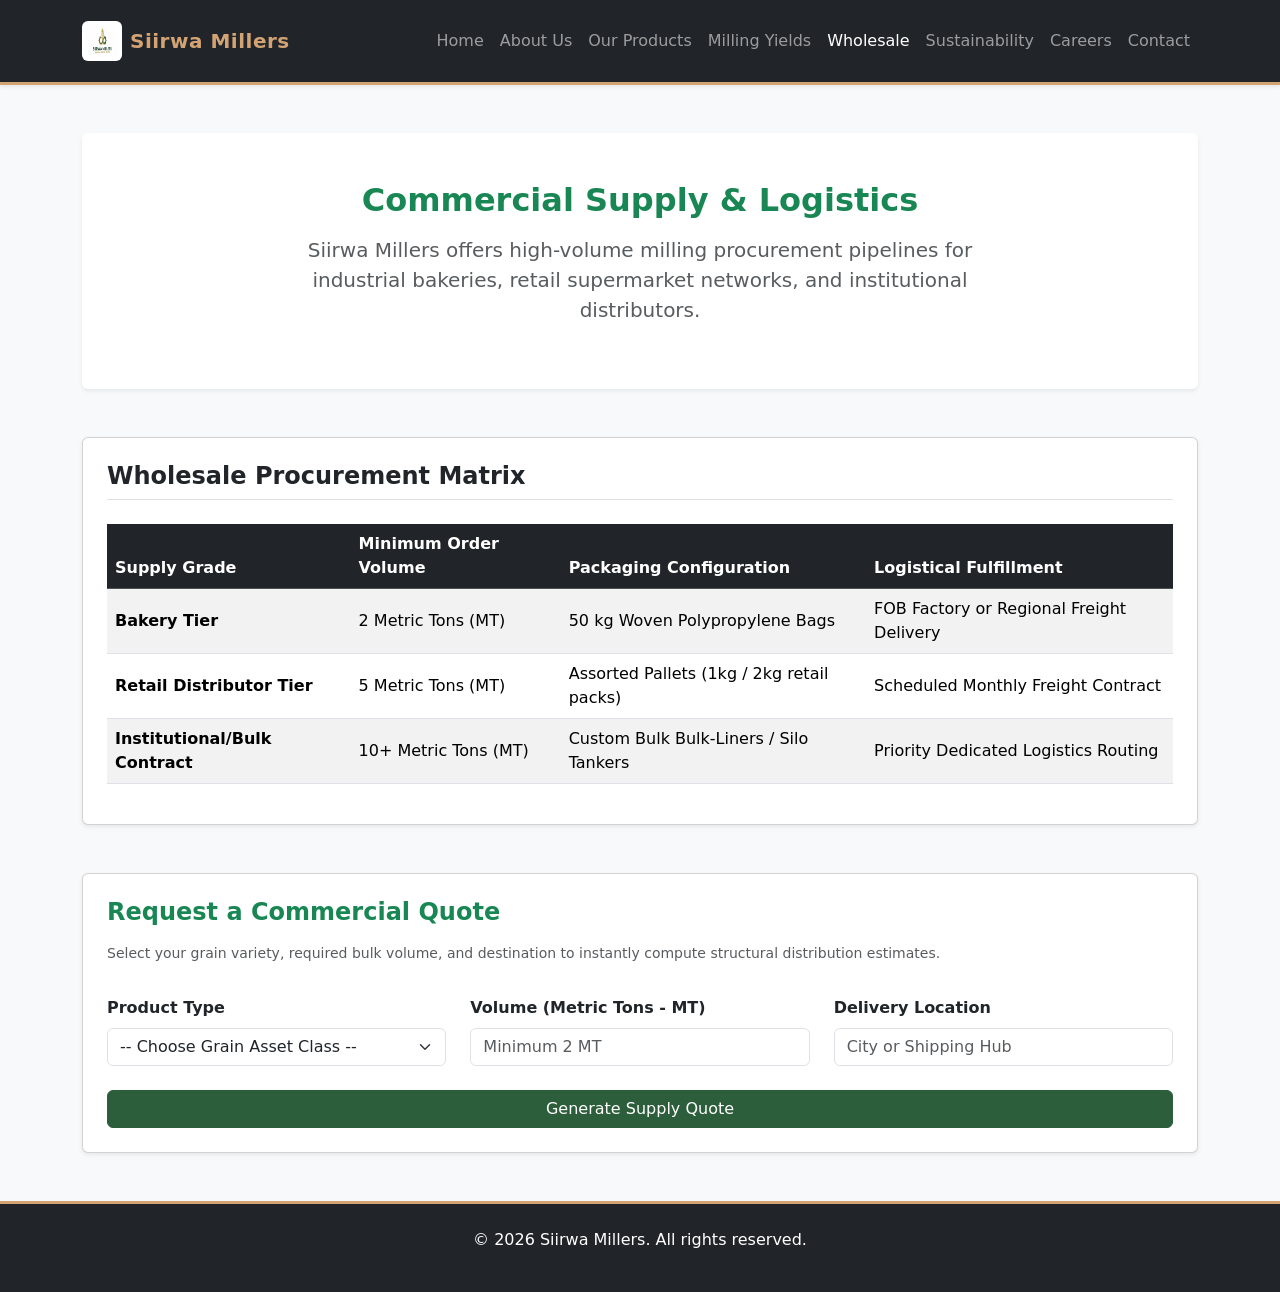
<file: Wholesale.html>
<!DOCTYPE html>
<html lang="en">
<head>
    <meta charset="UTF-8">
    <meta name="viewport" content="width=device-width, initial-scale=1.0">
    <title>Siirwa Millers - Wholesale Distribution</title>
    <link href="https://cdn.jsdelivr.net/npm/bootstrap@5.3.0/dist/css/bootstrap.min.css" rel="stylesheet">
    <link href="style.css" rel="stylesheet">
</head>
<body class="bg-light">

    <nav class="navbar navbar-expand-lg navbar-dark bg-dark py-3 shadow-sm">
        <div class="container">
            <a class="navbar-brand d-flex align-items-center fw-bold" href="index.html">
                <img src="images/logo.png" alt="Siirwa Millers Logo" width="40" height="40" class="d-inline-block align-top me-2 rounded bg-white p-1">
                <span>Siirwa Millers</span>
            </a>
            <button class="navbar-toggler" type="button" data-bs-toggle="collapse" data-bs-target="#navbarNav">
                <span class="navbar-toggler-icon"></span>
            </button>
            <div class="collapse navbar-collapse" id="navbarNav">
               <ul class="navbar-nav ms-auto">
                    <li class="nav-item"><a class="nav-link" href="index.html">Home</a></li>
                    <li class="nav-item"><a class="nav-link" href="About.html">About Us</a></li>
                    <li class="nav-item"><a class="nav-link" href="Products.html">Our Products</a></li>
                    <li class="nav-item"><a class="nav-link" href="Production.html">Milling Yields</a></li>
                    <li class="nav-item"><a class="nav-link active" href="Wholesale.html">Wholesale</a></li>
                    <li class="nav-item"><a class="nav-link" href="Sustainability.html">Sustainability</a></li>
                    <li class="nav-item"><a class="nav-link" href="Careers.html">Careers</a></li>
                    <li class="nav-item"><a class="nav-link" href="Contact.html">Contact</a></li>
                </ul>
            </div>
        </div>
    </nav>

    <div class="container my-5">
        <div class="p-5 bg-white rounded shadow-sm text-center mb-5">
            <h2 class="fw-bold text-success mb-3">Commercial Supply & Logistics</h2>
            <p class="lead text-muted mx-auto" style="max-width: 750px;">
                Siirwa Millers offers high-volume milling procurement pipelines for industrial bakeries, retail supermarket networks, and institutional distributors. 
            </p>
        </div>

        <div class="card shadow-sm p-4 mb-5 bg-white">
            <h4 class="fw-bold text-dark mb-4 border-bottom pb-2">Wholesale Procurement Matrix</h4>
            <div class="table-responsive">
                <table class="table table-striped table-hover align-middle">
                    <thead class="table-dark">
                        <tr>
                            <th>Supply Grade</th>
                            <th>Minimum Order Volume</th>
                            <th>Packaging Configuration</th>
                            <th>Logistical Fulfillment</th>
                        </tr>
                    </thead>
                    <tbody>
                        <tr>
                            <td class="fw-bold">Bakery Tier</td>
                            <td>2 Metric Tons (MT)</td>
                            <td>50 kg Woven Polypropylene Bags</td>
                            <td>FOB Factory or Regional Freight Delivery</td>
                        </tr>
                        <tr>
                            <td class="fw-bold">Retail Distributor Tier</td>
                            <td>5 Metric Tons (MT)</td>
                            <td>Assorted Pallets (1kg / 2kg retail packs)</td>
                            <td>Scheduled Monthly Freight Contract</td>
                        </tr>
                        <tr>
                            <td class="fw-bold">Institutional/Bulk Contract</td>
                            <td>10+ Metric Tons (MT)</td>
                            <td>Custom Bulk Bulk-Liners / Silo Tankers</td>
                            <td>Priority Dedicated Logistics Routing</td>
                        </tr>
                    </tbody>
                </table>
            </div>
        </div>

        <div class="card shadow-sm p-4 bg-white">
            <h4 class="fw-bold text-success mb-3">Request a Commercial Quote</h4>
            <p class="text-muted small">Select your grain variety, required bulk volume, and destination to instantly compute structural distribution estimates.</p>
            
            <div id="quoteAlert" class="mb-3"></div>

            <form id="quoteForm">
                <div class="row">
                    <div class="col-md-4 mb-3">
                        <label class="form-label fw-semibold">Product Type</label>
                        <select id="quoteProduct" class="form-select">
                            <option value="">-- Choose Grain Asset Class --</option>
                            <option value="bakers-flour">Premium Baker's Flour</option>
                            <option value="whole-wheat">Stoneground Whole Wheat</option>
                            <option value="pearl-millet">Specialty Pearl Millet</option>
                        </select>
                    </div>

                    <div class="col-md-4 mb-3">
                        <label class="form-label fw-semibold">Volume (Metric Tons - MT)</label>
                        <input type="number" id="quoteVolume" class="form-control" placeholder="Minimum 2 MT" min="2" step="0.5">
                    </div>

                    <div class="col-md-4 mb-3">
                        <label class="form-label fw-semibold">Delivery Location</label>
                        <input type="text" id="quoteLocation" class="form-control" placeholder="City or Shipping Hub">
                    </div>
                </div>

                <button type="submit" class="btn btn-success w-100 mt-2">Generate Supply Quote</button>
            </form>
        </div>
    
    </div>

    <footer class="text-center py-4 bg-dark text-white mt-5">
        <p>&copy; 2026 Siirwa Millers. All rights reserved.</p>
    </footer>

    <script src="https://cdn.jsdelivr.net/npm/bootstrap@5.3.0/dist/js/bootstrap.bundle.min.js"></script>
    <script>
        document.getElementById('quoteForm').addEventListener('submit', function(event) {
            event.preventDefault();

            let product = document.getElementById('quoteProduct').value;
            let volume = parseFloat(document.getElementById('quoteVolume').value);
            let location = document.getElementById('quoteLocation').value.trim();
            let alertBox = document.getElementById('quoteAlert');

            if (product === "" || isNaN(volume) || volume < 2 || location === "") {
                alertBox.innerHTML = '<div class="alert alert-danger fw-medium small py-2">Please complete all fields with valid configurations (Minimum bulk volume order is 2 MT).</div>';
            } else {
                let basePricePerTon = product === 'bakers-flour' ? 450 : product === 'whole-wheat' ? 400 : 520;
                let finalEstimate = basePricePerTon * volume;

                alertBox.innerHTML = `<div class="alert alert-success small py-3">
                    <strong>Quote Generated Successfully!</strong><br>
                    Estimated Bulk Pricing Matrix for delivery to <strong>${location}</strong>: 
                    <span class="fw-bold text-dark">$${finalEstimate.toLocaleString()} USD</span>.<br>
                    <span class="small text-muted">A dedicated freight manager has logged this tracking ticket.</span>
                </div>`;
                document.getElementById('quoteForm').reset();
            }
        });
    </script>
</body>
</html>
</file>
<file: style.css>
/* Custom Brand Theme for Siirwa Millers */

:root {
    --brand-green: #2c5e3b;
    --brand-gold: #d4a373;
    --brand-dark: #212529;
    --brand-light: #f8f9fa;
}

/* Custom Navigation Styling */
.navbar {
    border-bottom: 3px solid var(--brand-gold);
}

.navbar-brand {
    letter-spacing: 0.5px;
    color: var(--brand-gold) !important;
}

/* Custom Buttons matching agriculture theme */
.btn-success {
    background-color: var(--brand-green) !important;
    border-color: var(--brand-green) !important;
    transition: all 0.3s ease;
}

.btn-success:hover {
    background-color: #1e4228 !important;
    transform: translateY(-1px);
}

/* Coherent typography & accent cards */
h2, h3 {
    color: var(--brand-green);
}

.feature-card {
    border-left: 4px solid var(--brand-gold) !important;
}

footer {
    border-top: 3px solid var(--brand-gold);
    background-color: var(--brand-dark);
}
</file>
